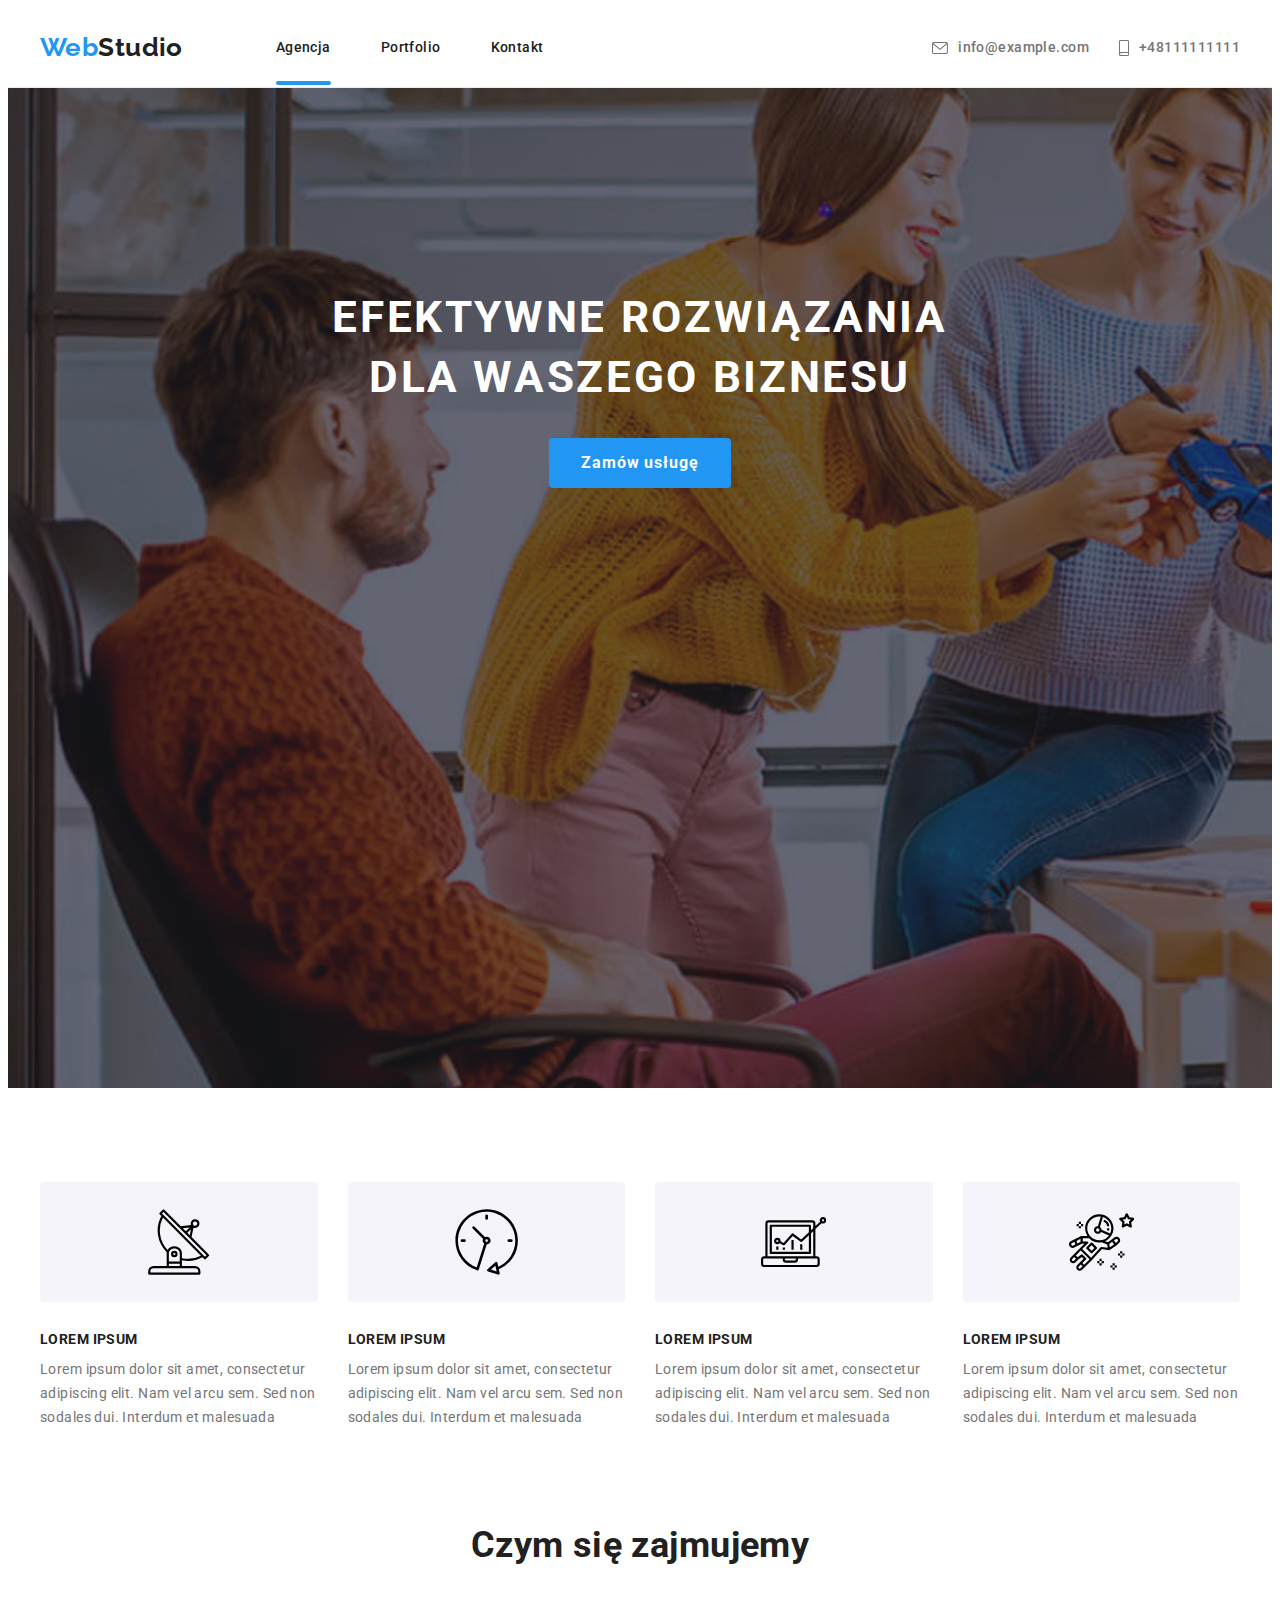
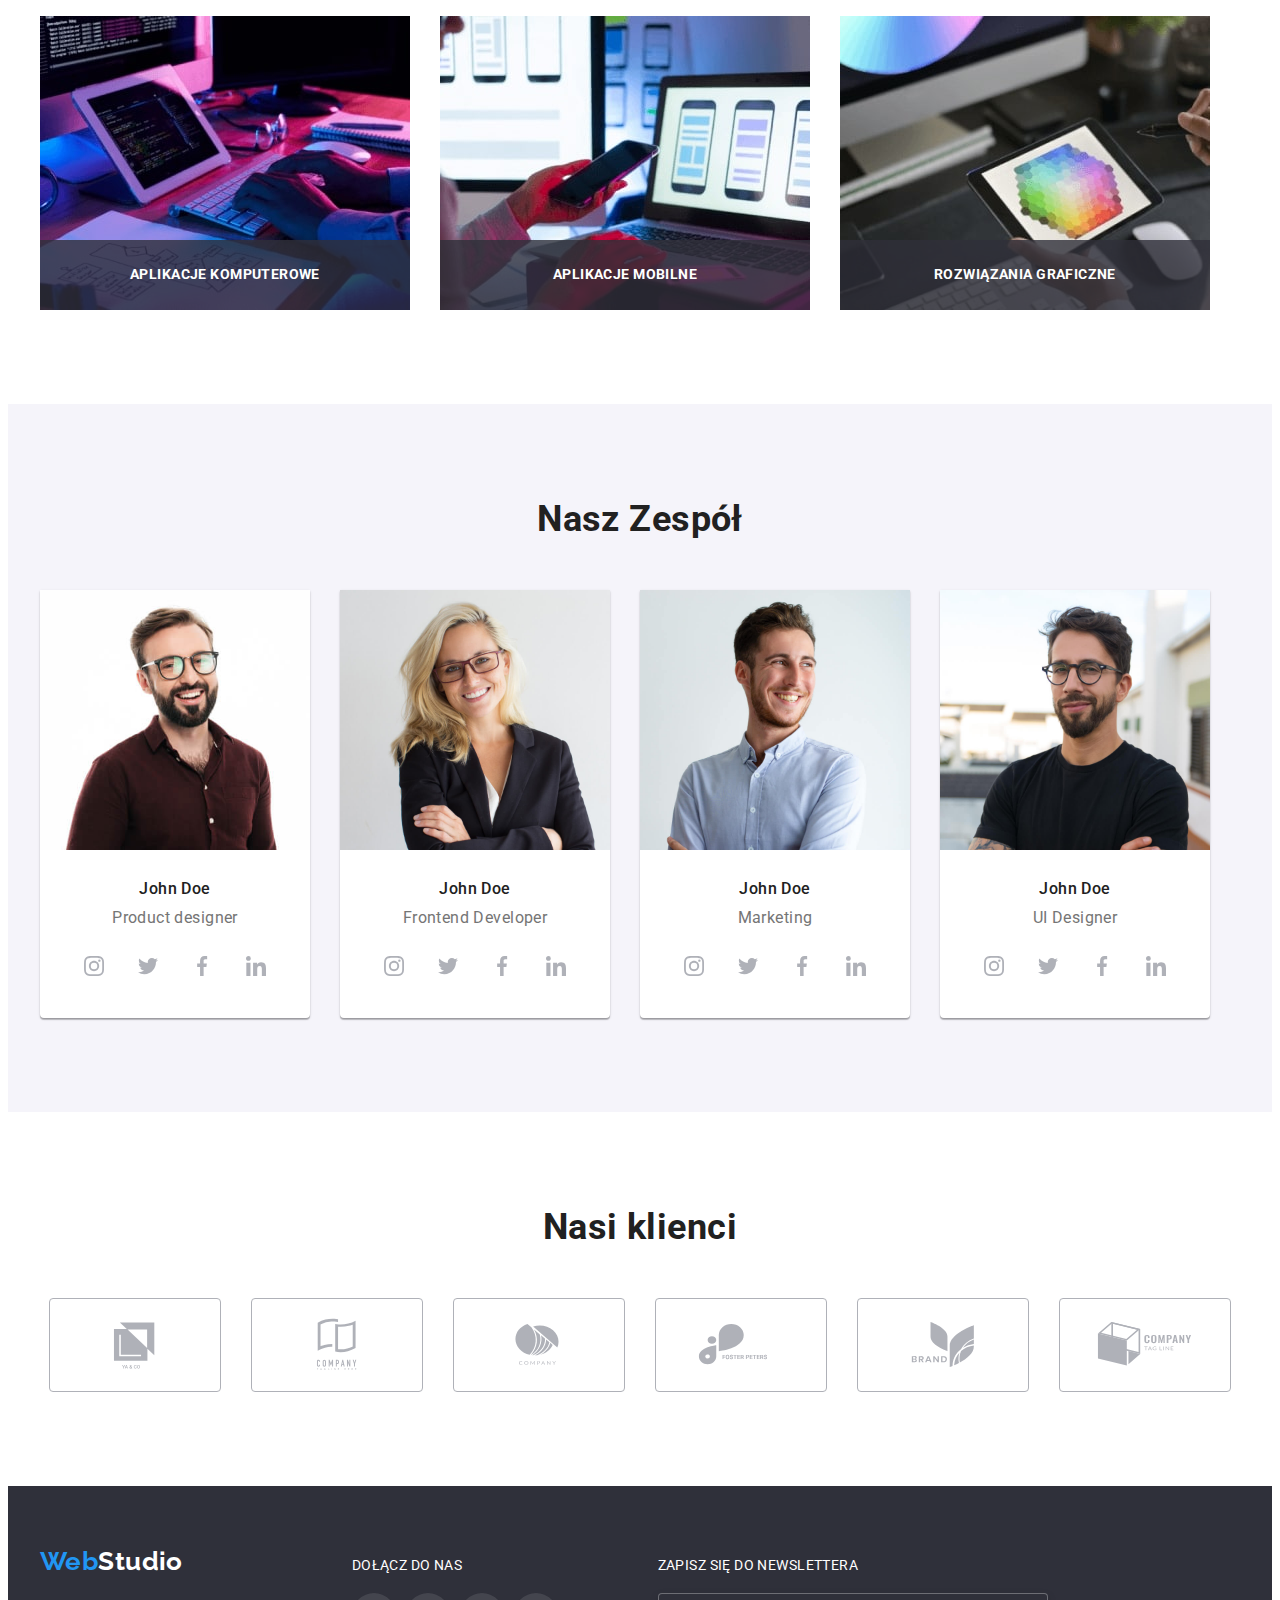
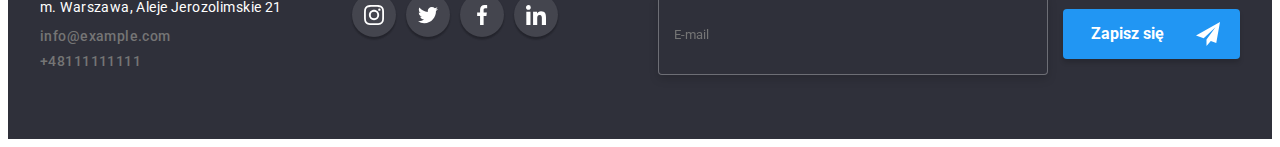
<file: index.html>
<!DOCTYPE html>
<html lang="en">
  <head>
    <meta charset="UTF-8" />
    <meta http-equiv="X-UA-Compatible" content="IE=edge" />
    <meta name="viewport" content="width=device-width, initial-scale=1.0" />

    <title>Studio</title>
    <link rel="preconnect" href="https://fonts.googleapis.com" />
    <link rel="preconnect" href="https://fonts.gstatic.com" crossorigin />
    <link
      href="https://fonts.googleapis.com/css2?family=Raleway:wght@700&display=swap"
      rel="stylesheet"
    />
    <link rel="preconnect" href="https://fonts.googleapis.com" />
    <link rel="preconnect" href="https://fonts.gstatic.com" crossorigin />
    <link
      href="https://fonts.googleapis.com/css2?family=Roboto:wght@400;500;700;900&display=swap"
      rel="stylesheet"
    />
    <link
      rel="stylesheet"
      href="https://cdnjs.cloudflare.com/ajax/libs/modern-normalize/1.1.0/modern-normalize.min.css"
      integrity="sha512-wpPYUAdjBVSE4KJnH1VR1HeZfpl1ub8YT/NKx4PuQ5NmX2tKuGu6U/JRp5y+Y8XG2tV+wKQpNHVUX03MfMFn9Q=="
      crossorigin="anonymous"
      referrerpolicy="no-referrer"
    />
    <link rel="stylesheet" href="./css/styles.css" />
  </head>
  <body>
    <header class="header-border">
      <div class="container headerstyle">
        <nav class="navigationlist">
          <div class="logo-box">
            <a class="logo" href="index.html" class="studioname"
              ><span class="blue">Web</span>Studio</a
            >
          </div>
          <ul class="header-nav-list topline">
            <li class="headermargin">
              <a class="infolist infolist-active hoverblue" href="#">Agencja</a>
            </li>
            <li class="headermargin">
              <a class="infolist hoverblue" href="portfolio.html">Portfolio</a>
            </li>
            <li class="headermargin">
              <a class="infolist hoverblue" href="#">Kontakt</a>
            </li>
          </ul>
        </nav>
        <!-- <div class="list-box"> -->
        <ul class="header-contact-list">
          <li class="mailandtellist">
            <a
              class="infolist colorgrey hoverblue"
              href="mailto:info@example.com"
            >
              <svg width="16px" height="12px">
                <use
                  class="nav-icons"
                  href="./images/icons.svg#icon-envelope"
                ></use>
              </svg>
              info@example.com
            </a>
          </li>
          <li class="mailandtellist">
            <a class="infolist colorgrey hoverblue" href="tel:+48111111111">
              <svg width="10px" height="16px">
                <use
                  class="nav-icons"
                  href="./images/icons.svg#icon-smartphone"
                ></use>
              </svg>
              +48111111111
            </a>
          </li>
        </ul>
      </div>
    </header>

    <main>
      <section class="backround hero">
        <div class="container">
          <div class="hero-inner">
            <h1 class="bigtext">Efektywne rozwiązania dla waszego biznesu</h1>

            <button type="button" class="button-main" data-modal-open>
              Zamów usługę
            </button>
          </div>
        </div>
      </section>

      <section class="section">
        <div class="lorembox container">
          <ul class="lorems-list" class="lorems">
            <li>
              <div class="lorem-backround">
                <svg width="65.32px" height="70px">
                  <use
                    class="lorem-icons"
                    href="./images/icons.svg#icon-antenna-1"
                  ></use>
                </svg>
              </div>

              <h3 class="lorem">LOREM IPSUM</h3>
              <p class="descriptionlorem">
                Lorem ipsum dolor sit amet, consectetur adipiscing elit. Nam vel
                arcu sem. Sed non sodales dui. Interdum et malesuada
              </p>
            </li>

            <li>
              <div class="lorem-backround">
                <svg width="65.32px" height="70px">
                  <use
                    class="lorem-icons"
                    href="./images/icons.svg#icon-clock-1"
                  ></use>
                </svg>
              </div>
              <h3 class="lorem">LOREM IPSUM</h3>
              <p class="descriptionlorem">
                Lorem ipsum dolor sit amet, consectetur adipiscing elit. Nam vel
                arcu sem. Sed non sodales dui. Interdum et malesuada
              </p>
            </li>

            <li>
              <div class="lorem-backround">
                <svg width="65.32px" height="70px">
                  <use
                    class="lorem-icons"
                    href="./images/icons.svg#icon-diagram-1"
                  ></use>
                </svg>
              </div>
              <h3 class="lorem">LOREM IPSUM</h3>
              <p class="descriptionlorem">
                Lorem ipsum dolor sit amet, consectetur adipiscing elit. Nam vel
                arcu sem. Sed non sodales dui. Interdum et malesuada
              </p>
            </li>

            <li>
              <div class="lorem-backround">
                <svg width="65.32px" height="70px">
                  <use
                    class="lorem-icons"
                    href="./images/icons.svg#icon-astronaut-1"
                  ></use>
                </svg>
              </div>
              <h3 class="lorem">LOREM IPSUM</h3>
              <p class="descriptionlorem">
                Lorem ipsum dolor sit amet, consectetur adipiscing elit. Nam vel
                arcu sem. Sed non sodales dui. Interdum et malesuada
              </p>
            </li>
          </ul>
        </div>
      </section>

      <section class="section whatwedo">
        <div class="container">
          <h2 class="headtwo">Czym się zajmujemy</h2>

          <ul class="pictures-list">
            <li class="position-headtwo-grey">
              <img
                src="images/workingontablet.jpg"
                alt="tabletwork"
                width="370"
                height="294"
              />
              <p class="grey-background-text">APLIKACJE KOMPUTEROWE</p>
            </li>
            <li class="position-headtwo-grey">
              <img
                src="images/phonecustom.jpg"
                alt="screenwithphones "
                width="370"
                height="294"
              />
              <p class="grey-background-text">APLIKACJE MOBILNE</p>
            </li>
            <li class="position-headtwo-grey">
              <img
                src="images/tabletwithpen.jpg"
                alt="tabletwithpen"
                width="370"
                height="294"
              />
              <p class="grey-background-text">ROZWIĄZANIA GRAFICZNE</p>
            </li>
          </ul>
        </div>
      </section>

      <section class="section backround-ourteam">
        <div class="container">
          <h2 class="headtwo">Nasz Zespół</h2>
          <ul class="team-list" class="teammembers">
            <li class="member">
              <img
                class="memberpicture"
                src="images/johndoe.jpg"
                alt="product designer"
                width="270"
                height="260"
              />
              <div class="align-member">
                <h3 class="membersname">John Doe</h3>
                <p class="workofmembers">Product designer</p>
                <ul class="social-list">
                  <li class="social-list-item">
                    <a class="social-list-link" href="#">
                      <svg class="social-icon" width="20" height="20">
                        <use href="./images/icons.svg#icon-instagram-2"></use>
                      </svg>
                    </a>
                  </li>
                  <li class="social-list-item">
                    <a class="social-list-link" href="#">
                      <svg class="social-icon" width="20" height="20">
                        <use href="./images/icons.svg#icon-twitter-1"></use>
                      </svg>
                    </a>
                  </li>
                  <li class="social-list-item">
                    <a class="social-list-link" href="#">
                      <svg class="social-icon" width="20" height="20">
                        <use href="./images/icons.svg#icon-facebook-1"></use>
                      </svg>
                    </a>
                  </li>
                  <li class="social-list-item">
                    <a class="social-list-link" href="#">
                      <svg class="social-icon" width="20" height="20">
                        <use href="./images/icons.svg#icon-linkedin-1"></use>
                      </svg>
                    </a>
                  </li>
                </ul>
              </div>
            </li>

            <li class="member">
              <img
                class="memberpicture"
                src="images/frontenddeveloperavatar.jpg"
                alt="frontend developer"
                width="270"
                height="260"
              />
              <div class="align-member">
                <h3 class="membersname">John Doe</h3>
                <p class="workofmembers">Frontend Developer</p>
                <ul class="social-list">
                  <li class="social-list-item">
                    <a class="social-list-link" href="#">
                      <svg class="social-icon" width="20" height="20">
                        <use href="./images/icons.svg#icon-instagram-2"></use>
                      </svg>
                    </a>
                  </li>
                  <li class="social-list-item">
                    <a class="social-list-link" href="#">
                      <svg class="social-icon" width="20" height="20">
                        <use href="./images/icons.svg#icon-twitter-1"></use>
                      </svg>
                    </a>
                  </li>
                  <li class="social-list-item">
                    <a class="social-list-link" href="#">
                      <svg class="social-icon" width="20" height="20">
                        <use href="./images/icons.svg#icon-facebook-1"></use>
                      </svg>
                    </a>
                  </li>
                  <li class="social-list-item">
                    <a class="social-list-link" href="#">
                      <svg class="social-icon" width="20" height="20">
                        <use href="./images/icons.svg#icon-linkedin-1"></use>
                      </svg>
                    </a>
                  </li>
                </ul>
              </div>
            </li>

            <li class="member">
              <img
                class="memberpicture"
                src="images/johndoemarketing.jpg"
                alt="marketing"
                width="270"
                height="260"
              />
              <div class="align-member">
                <p class="membersname">John Doe</p>
                <p class="workofmembers">Marketing</p>
                <ul class="social-list">
                  <li class="social-list-item">
                    <a class="social-list-link" href="#">
                      <svg class="social-icon" width="20" height="20">
                        <use href="./images/icons.svg#icon-instagram-2"></use>
                      </svg>
                    </a>
                  </li>
                  <li class="social-list-item">
                    <a class="social-list-link" href="#">
                      <svg class="social-icon" width="20" height="20">
                        <use href="./images/icons.svg#icon-twitter-1"></use>
                      </svg>
                    </a>
                  </li>
                  <li class="social-list-item">
                    <a class="social-list-link" href="#">
                      <svg class="social-icon" width="20" height="20">
                        <use href="./images/icons.svg#icon-facebook-1"></use>
                      </svg>
                    </a>
                  </li>
                  <li class="social-list-item">
                    <a class="social-list-link" href="#">
                      <svg class="social-icon" width="20" height="20">
                        <use href="./images/icons.svg#icon-linkedin-1"></use>
                      </svg>
                    </a>
                  </li>
                </ul>
              </div>
            </li>

            <li class="member">
              <img
                class="memberpicture"
                src="images/johndoeui.jpg"
                alt="ui designer"
                width="270"
                height="260"
              />
              <div class="align-member">
                <p class="membersname">John Doe</p>
                <p class="workofmembers">UI Designer</p>
                <ul class="social-list">
                  <li class="social-list-item">
                    <a class="social-list-link" href="#">
                      <svg class="social-icon" width="20" height="20">
                        <use href="./images/icons.svg#icon-instagram-2"></use>
                      </svg>
                    </a>
                  </li>
                  <li class="social-list-item">
                    <a class="social-list-link" href="#">
                      <svg class="social-icon" width="20" height="20">
                        <use href="./images/icons.svg#icon-twitter-1"></use>
                      </svg>
                    </a>
                  </li>
                  <li class="social-list-item">
                    <a class="social-list-link" href="#">
                      <svg class="social-icon" width="20" height="20">
                        <use href="./images/icons.svg#icon-facebook-1"></use>
                      </svg>
                    </a>
                  </li>
                  <li class="social-list-item">
                    <a class="social-list-link" href="#">
                      <svg class="social-icon" width="20" height="20">
                        <use href="./images/icons.svg#icon-linkedin-1"></use>
                      </svg>
                    </a>
                  </li>
                </ul>
              </div>
            </li>
          </ul>
        </div>
      </section>

      <section class="section">
        <div class="container">
          <h2 class="headtwo">Nasi klienci</h2>
          <ul class="list">
            <li>
              <a href="#" class="customer">
                <svg width="106px" height="60.04px">
                  <use
                    class="customers-icons"
                    href="./images/icons.svg#icon-client1"
                  ></use>
                </svg>
              </a>
            </li>
            <li>
              <a href="#" class="customer">
                <svg width="106px" height="60.04px">
                  <use
                    class="customers-icons"
                    href="./images/icons.svg#icon-client2"
                  ></use>
                </svg>
              </a>
            </li>
            <li>
              <a href="#" class="customer">
                <svg width="106px" height="60.04px">
                  <use
                    class="customers-icons"
                    href="./images/icons.svg#icon-client3"
                  ></use>
                </svg>
              </a>
            </li>
            <li>
              <a href="#" class="customer">
                <svg width="106px" height="60.04px">
                  <use
                    class="customers-icons"
                    href="./images/icons.svg#icon-client4"
                  ></use>
                </svg>
              </a>
            </li>
            <li>
              <a href="#" class="customer">
                <svg width="106px" height="60.04px">
                  <use
                    class="customers-icons"
                    href="./images/icons.svg#icon-client5"
                  ></use>
                </svg>
              </a>
            </li>
            <li>
              <a href="#" class="customer">
                <svg width="106px" height="60.04px">
                  <use
                    class="customers-icons"
                    href="./images/icons.svg#icon-client6"
                  ></use>
                </svg>
              </a>
            </li>
          </ul>
        </div>
      </section>
      <!-- </div> -->
    </main>

    <footer class="backround-footer">
      <div class="container footer-container">
        <div class="padding-logo-footer">
          <a class="logo-footer" href="index.html" class="studioname"
            ><span class="blue">Web</span>Studio</a
          >
          <p class="cityadress padding-adress-footer">
            m. Warszawa, Aleje Jerozolimskie 21
          </p>
          <ul>
            <li class="padding-mail-footer">
              <a
                class="infolist colorgrey hoverblue"
                href="mailto:info@example.com"
                >info@example.com</a
              >
            </li>
            <li class="padding-tel-footer">
              <a class="infolist colorgrey hoverblue" href="tel:+48111111111"
                >+48111111111</a
              >
            </li>
          </ul>
        </div>
        <div class="footer-joinus-section">
          <p class="join-us-text">DOŁĄCZ DO NAS</p>
          <ul class="footer-joinus-icons">
            <li class="footer-joinus-margin">
              <a class="footer-joinus-link" href="#">
                <svg width="20" height="20">
                  <use
                    class="joinus-icons"
                    href="./images/icons.svg#icon-instagram-2"
                  ></use>
                </svg>
              </a>
            </li>
            <li class="footer-joinus-margin">
              <a class="footer-joinus-link" href="#">
                <svg width="20" height="20">
                  <use
                    class="joinus-icons"
                    href="./images/icons.svg#icon-twitter-1"
                  ></use>
                </svg>
              </a>
            </li>

            <li class="footer-joinus-margin">
              <a class="footer-joinus-link" href="#">
                <svg width="20" height="20">
                  <use
                    class="joinus-icons"
                    href="./images/icons.svg#icon-facebook-1"
                  ></use>
                </svg>
              </a>
            </li>
            <li class="footer-joinus-margin">
              <a class="footer-joinus-link" href="#">
                <svg width="20" height="20">
                  <use
                    class="joinus-icons"
                    href="./images/icons.svg#icon-linkedin-1"
                  ></use>
                </svg>
              </a>
            </li>
          </ul>
        </div>
        <!-- <div class="footer-newsletter">
          <p class="fotter-newsletter-text">ZAPISZ SIĘ DO NEWSLETTERA</p>
        </div> -->
        <form class="newsletter-form">
          <span class="newsletter-text">ZAPISZ SIĘ DO NEWSLETTERA</span>
          <label class="newsletter-label">
            <input
              class="newsletter-holder"
              type="email-input"
              name="username"
              placeholder="E-mail"
            />
          </label>
          <button class="newsletter-button-join" type="button-letter">
            Zapisz się
            <svg class="newsletter-svg-position" width="24" height="24">
              <use
                class="newsletter-icon"
                href="./images/icons.svg#icon-icon-send"
              ></use>
            </svg>
          </button>
        </form>
      </div>
      <!-- </div> -->
    </footer>
    <div class="backdrop is-hidden" data-modal>
      <div class="modal">
        <button type="button" class="close-btn" data-modal-close>
          <svg class="vector-button" width="11" height="11">
            <use href="./images/icons.svg#icon-Vector"></use>
          </svg>
        </button>
        <form name="signup_form" autocomplete="on" novalidate>
          <p class="modal-main-text">Zostaw swoje dane w formularzu poniżej</p>

          <label class="modal-labels">
            <span class="text-in-modal">Imię</span>
            <svg class="label-position" width="18" height="18">
              <use
                class="modal-formul-icons"
                href="./images/icons.svg#icon-person"
              ></use>
            </svg>
            <input class="modal-holder" type="name" name="Imię" />
          </label>

          <label class="modal-labels">
            <span class="text-in-modal">Telefon</span>
            <svg class="label-position" width="18" height="18">
              <use
                class="modal-formul-icons"
                href="./images/icons.svg#icon-phone"
              ></use>
            </svg>
            <input class="modal-holder" type="telephone" name="Telefon" />
          </label>
          <label class="modal-labels">
            <span class="text-in-modal">Email</span>
            <svg class="label-position" width="18" height="18">
              <use
                class="modal-formul-icons"
                href="./images/icons.svg#icon-mail"
              ></use>
            </svg>
            <input class="modal-holder" type="password" name="password" />
          </label>
          <label class="text-area-label">
            Komentarz
            <textarea
              class="text-area"
              name="feedback"
              rows=""
              placeholder="Wprowadź tekst"
            ></textarea>
          </label>
          <label class="check option">
            <input class="check__input" type="checkbox" />
            <span class="check__box"></span>
            Oświadczam iż akceptuję
            <span class="blue-checkbox-text">Regulamin </span> i
            <span class="blue-checkbox-text">Politykę Prywatności.</span>
          </label>
          <!-- </fieldset> -->
          <button class="modal-button-send" type="submit">Wyślij</button>
        </form>
      </div>
    </div>
    <script src="./js/modal.js"></script>
  </body>
</html>
</file>
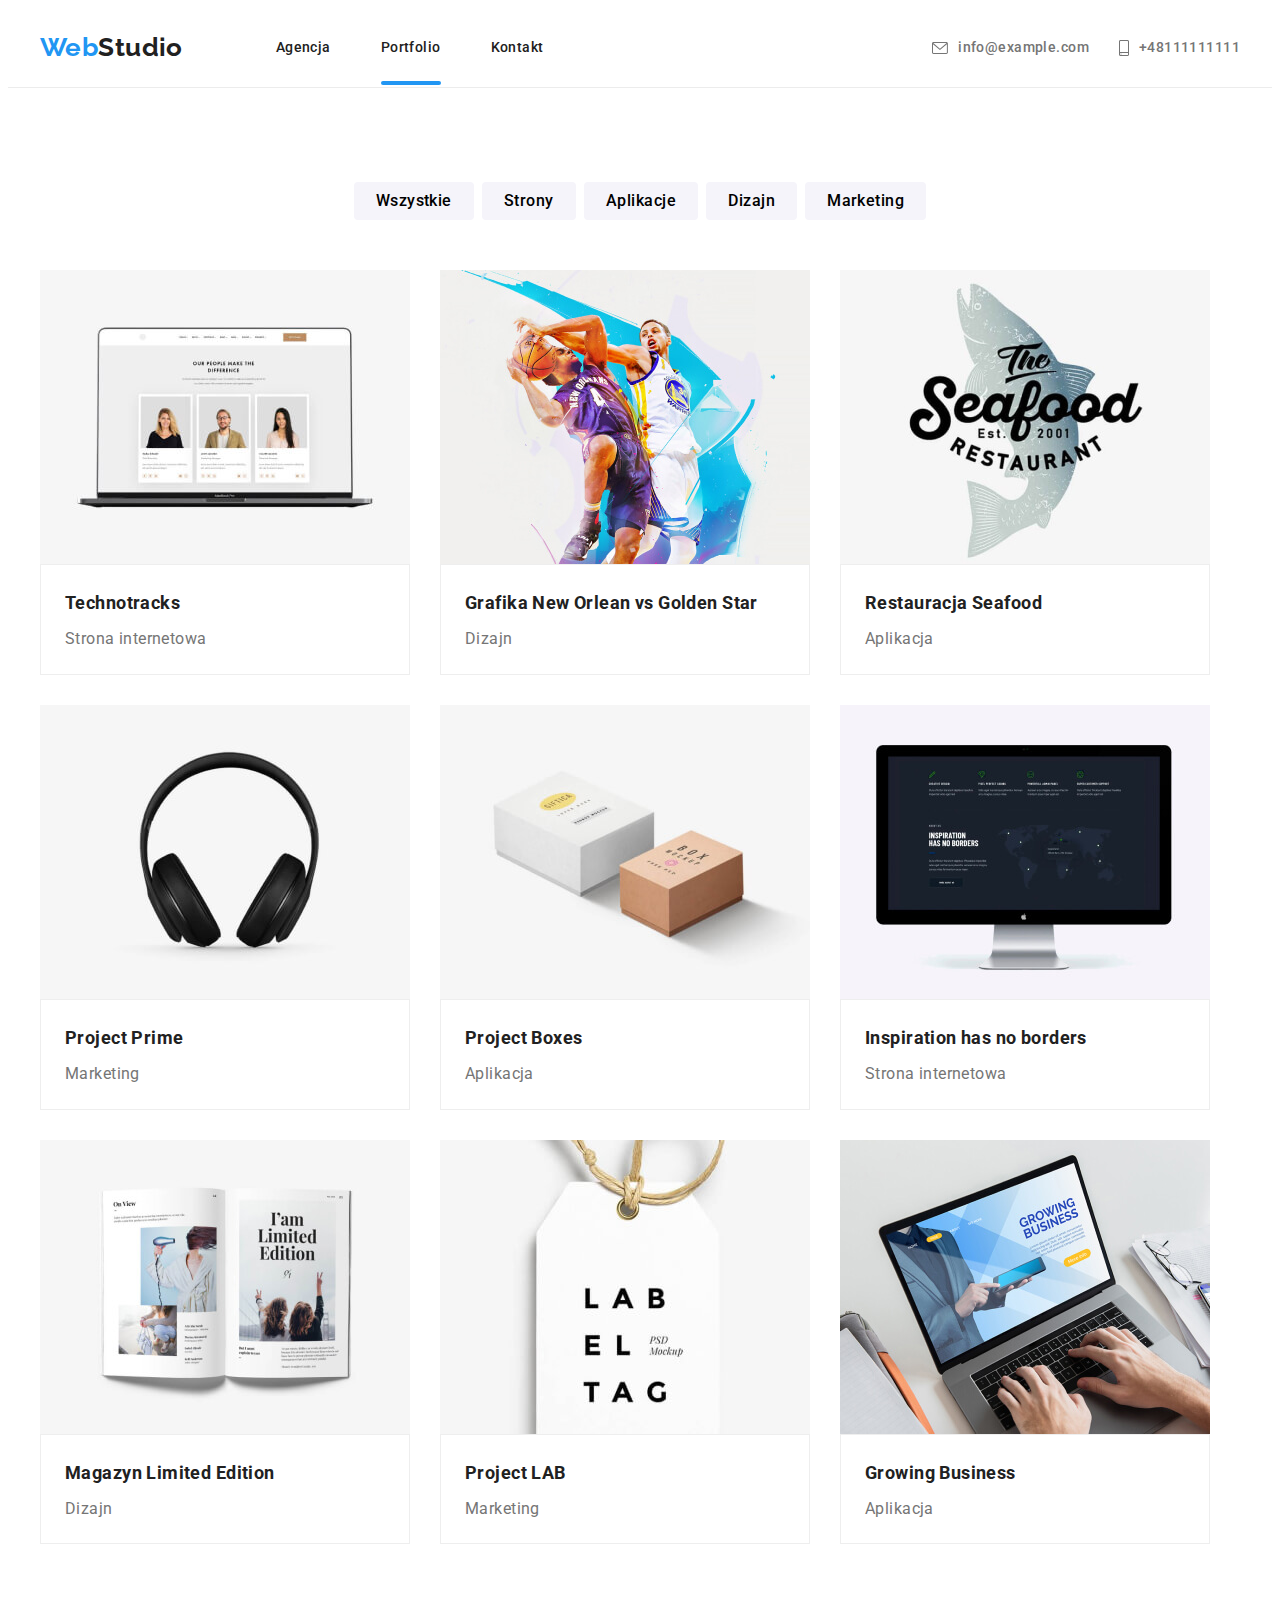
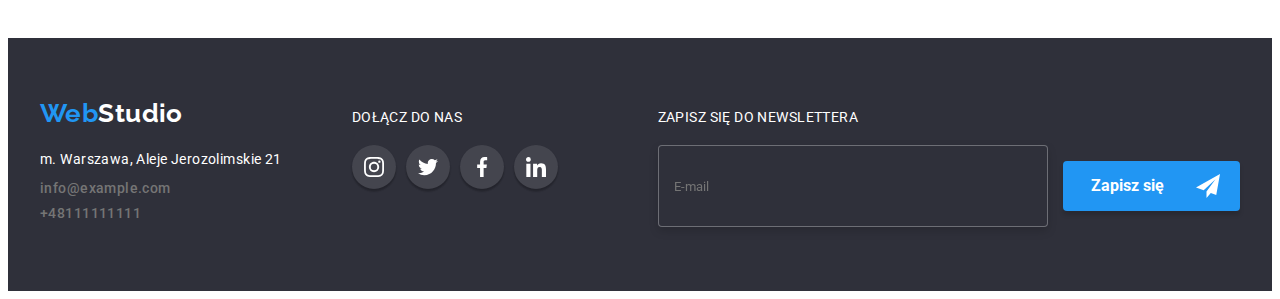
<file: portfolio.html>
<!DOCTYPE html>
<html lang="en">
  <head>
    <title>Portfolio</title>
    <link rel="preconnect" href="https://fonts.googleapis.com" />
    <link rel="preconnect" href="https://fonts.gstatic.com" crossorigin />
    <link
      href="https://fonts.googleapis.com/css2?family=Raleway:wght@700&display=swap"
      rel="stylesheet"
    />
    <link rel="preconnect" href="https://fonts.googleapis.com" />
    <link rel="preconnect" href="https://fonts.gstatic.com" crossorigin />
    <link
      href="https://fonts.googleapis.com/css2?family=Roboto:wght@400;500;700;900&display=swap"
      rel="stylesheet"
    />
    <link
      rel="stylesheet"
      href="https://cdnjs.cloudflare.com/ajax/libs/modern-normalize/1.1.0/modern-normalize.min.css"
      integrity="sha512-wpPYUAdjBVSE4KJnH1VR1HeZfpl1ub8YT/NKx4PuQ5NmX2tKuGu6U/JRp5y+Y8XG2tV+wKQpNHVUX03MfMFn9Q=="
      crossorigin="anonymous"
      referrerpolicy="no-referrer"
    />
    <link rel="stylesheet" href="./css/styles.css" />
  </head>
  <body>
    <header class="header-border">
      <div class="container headerstyle">
        <nav class="navigationlist">
          <div class="logo-box">
            <a class="logo" href="index.html" class="studioname"
              ><span class="blue">Web</span>Studio</a
            >
          </div>
          <ul class="header-nav-list topline">
            <li class="headermargin">
              <a class="infolist hoverblue" href="#">Agencja</a>
            </li>
            <li class="headermargin">
              <a
                class="infolist infolist-active hoverblue"
                href="portfolio.html"
                >Portfolio</a
              >
            </li>
            <li class="headermargin">
              <a class="infolist hoverblue" href="#">Kontakt</a>
            </li>
          </ul>
        </nav>
        <ul class="header-contact-list">
          <li class="mailandtellist">
            <a
              class="infolist colorgrey hoverblue"
              href="mailto:info@example.com"
            >
              <svg width="16px" height="12px">
                <use
                  class="nav-icons"
                  href="./images/icons.svg#icon-envelope"
                ></use>
              </svg>
              info@example.com
            </a>
          </li>
          <li class="mailandtellist">
            <a class="infolist colorgrey hoverblue" href="tel:+48111111111">
              <svg width="10px" height="16px">
                <use
                  class="nav-icons"
                  href="./images/icons.svg#icon-smartphone"
                ></use>
              </svg>
              +48111111111
            </a>
          </li>
        </ul>
      </div>
    </header>

    <main>
      <section class="section">
        <div class="container">
          <ul class="buttons-portfolio">
            <li class="buttons-margin">
              <button type="button" class="button-portfolio">Wszystkie</button>
            </li>
            <li class="buttons-margin">
              <button type="button" class="button-portfolio">Strony</button>
            </li>
            <li class="buttons-margin">
              <button type="button" class="button-portfolio">Aplikacje</button>
            </li>
            <li class="buttons-margin">
              <button type="button" class="button-portfolio">Dizajn</button>
            </li>
            <li class="buttons-margin">
              <button type="button" class="button-portfolio">Marketing</button>
            </li>
          </ul>
          <ul class="portfolio-list">
            <li class="project">
              <a class="project-link" href="#">
                <div class="project-active">
                  <p class="animation-project animation-project-text">
                    Technocrack jest popularną platformą wykorzystywaną do
                    rozpowszechniania koronawirusa. Firmy wykorzystują tę
                    platformę do celów szpiegowskich i ataków na
                    niezabezpieczone serwery konkurencji
                  </p>
                  <img
                    src="images/technocracks.jpg"
                    alt="webpage"
                    width="370"
                    height="294"
                  />
                </div>
                <div class="project-border">
                  <p class="imagesdescription">Technotracks</p>
                  <p class="signdescription">Strona internetowa</p>
                </div>
              </a>
            </li>
            <li class="project">
              <a class="project-link" href="#">
                <div class="project-active">
                  <p class="animation-project animation-project-text">
                    Technocrack jest popularną platformą wykorzystywaną do
                    rozpowszechniania koronawirusa. Firmy wykorzystują tę
                    platformę do celów szpiegowskich i ataków na
                    niezabezpieczone serwery konkurencji
                  </p>
                  <img
                    src="images/neworleansvs.jpg"
                    alt="basketballmatch"
                    width="370"
                    height="294"
                  />
                </div>
                <div class="project-border">
                  <p class="imagesdescription">
                    Grafika New Orlean vs Golden Star
                  </p>
                  <p class="signdescription">Dizajn</p>
                </div>
              </a>
            </li>
            <li class="project">
              <a class="project-link" href="#">
                <div class="project-active">
                  <p class="animation-project animation-project-text">
                    Technocrack jest popularną platformą wykorzystywaną do
                    rozpowszechniania koronawirusa. Firmy wykorzystują tę
                    platformę do celów szpiegowskich i ataków na
                    niezabezpieczone serwery konkurencji
                  </p>
                  <img
                    src="images/seafoodrest.jpg"
                    alt="seafoodlogotype"
                    width="370"
                    height="294"
                  />
                </div>
                <div class="project-border">
                  <p class="imagesdescription">Restauracja Seafood</p>
                  <p class="signdescription">Aplikacja</p>
                </div>
              </a>
            </li>
            <li class="project">
              <a class="project-link" href="#">
                <div class="project-active">
                  <p class="animation-project animation-project-text">
                    Technocrack jest popularną platformą wykorzystywaną do
                    rozpowszechniania koronawirusa. Firmy wykorzystują tę
                    platformę do celów szpiegowskich i ataków na
                    niezabezpieczone serwery konkurencji
                  </p>
                  <img
                    src="images/projectprime.jpg"
                    alt="headphonespicture"
                    width="370"
                    height="294"
                  />
                </div>
                <div class="project-border">
                  <p class="imagesdescription">Project Prime</p>
                  <p class="signdescription">Marketing</p>
                </div>
              </a>
            </li>
            <li class="project">
              <a class="project-link" href="#">
                <div class="project-active">
                  <p class="animation-project animation-project-text">
                    Technocrack jest popularną platformą wykorzystywaną do
                    rozpowszechniania koronawirusa. Firmy wykorzystują tę
                    platformę do celów szpiegowskich i ataków na
                    niezabezpieczone serwery konkurencji
                  </p>
                  <img
                    src="images/projectboxes.jpg"
                    alt="twodiffboxes"
                    width="370"
                    height="294"
                  />
                </div>
                <div class="project-border">
                  <p class="imagesdescription">Project Boxes</p>
                  <p class="signdescription">Aplikacja</p>
                </div>
              </a>
            </li>

            <li class="project">
              <a class="project-link" href="#">
                <div class="project-active">
                  <p class="animation-project animation-project-text">
                    Technocrack jest popularną platformą wykorzystywaną do
                    rozpowszechniania koronawirusa. Firmy wykorzystują tę
                    platformę do celów szpiegowskich i ataków na
                    niezabezpieczone serwery konkurencji
                  </p>
                  <img
                    src="images/inspirationhas.jpg"
                    alt="darthemeondesktop"
                    width="370"
                    height="294"
                  />
                </div>
                <div class="project-border">
                  <p class="imagesdescription">Inspiration has no borders</p>
                  <p class="signdescription">Strona internetowa</p>
                </div>
              </a>
            </li>
            <li class="project">
              <a class="project-link" href="#">
                <div class="project-active">
                  <p class="animation-project animation-project-text">
                    Technocrack jest popularną platformą wykorzystywaną do
                    rozpowszechniania koronawirusa. Firmy wykorzystują tę
                    platformę do celów szpiegowskich i ataków na
                    niezabezpieczone serwery konkurencji
                  </p>
                  <img
                    src="images/magazynlimited.jpg"
                    alt="openmagazine"
                    width="370"
                    height="294"
                  />
                </div>
                <div class="project-border">
                  <p class="imagesdescription">Magazyn Limited Edition</p>
                  <p class="signdescription">Dizajn</p>
                </div>
              </a>
            </li>
            <li class="project">
              <a class="project-link" href="#">
                <div class="project-active">
                  <p class="animation-project animation-project-text">
                    Technocrack jest popularną platformą wykorzystywaną do
                    rozpowszechniania koronawirusa. Firmy wykorzystują tę
                    platformę do celów szpiegowskich i ataków na
                    niezabezpieczone serwery konkurencji
                  </p>
                  <img
                    src="images/projectlab.jpg"
                    alt="labeltag"
                    width="370"
                    height="294"
                  />
                </div>
                <div class="project-border">
                  <p class="imagesdescription">Project LAB</p>
                  <p class="signdescription">Marketing</p>
                </div>
              </a>
            </li>
            <li class="project">
              <a class="project-link" href="#">
                <div class="project-active">
                  <p class="animation-project animation-project-text">
                    Technocrack jest popularną platformą wykorzystywaną do
                    rozpowszechniania koronawirusa. Firmy wykorzystują tę
                    platformę do celów szpiegowskich i ataków na
                    niezabezpieczone serwery konkurencji
                  </p>
                  <img
                    src="images/growingbusiness.jpg"
                    alt="growingbusinesspageonlaptop"
                    width="370"
                    height="294"
                  />
                </div>
                <div class="project-border">
                  <p class="imagesdescription">Growing Business</p>
                  <p class="signdescription">Aplikacja</p>
                </div>
              </a>
            </li>
          </ul>
        </div>
      </section>
    </main>

    <footer class="backround-footer">
      <div class="container footer-container">
        <div class="padding-logo-footer">
          <a class="logo-footer" href="index.html" class="studioname"
            ><span class="blue">Web</span>Studio</a
          >
          <p class="cityadress padding-adress-footer">
            m. Warszawa, Aleje Jerozolimskie 21
          </p>
          <ul>
            <li class="padding-mail-footer">
              <a
                class="infolist colorgrey hoverblue"
                href="mailto:info@example.com"
                >info@example.com</a
              >
            </li>
            <li class="padding-tel-footer">
              <a class="infolist colorgrey hoverblue" href="tel:+48111111111"
                >+48111111111</a
              >
            </li>
          </ul>
        </div>
        <div class="footer-joinus-section">
          <p class="join-us-text">DOŁĄCZ DO NAS</p>
          <ul class="footer-joinus-icons">
            <li class="footer-joinus-margin">
              <a class="footer-joinus-link" href="#">
                <svg width="20" height="20">
                  <use
                    class="joinus-icons"
                    href="./images/icons.svg#icon-instagram-2"
                  ></use>
                </svg>
              </a>
            </li>
            <li class="footer-joinus-margin">
              <a class="footer-joinus-link" href="#">
                <svg width="20" height="20">
                  <use
                    class="joinus-icons"
                    href="./images/icons.svg#icon-twitter-1"
                  ></use>
                </svg>
              </a>
            </li>

            <li class="footer-joinus-margin">
              <a class="footer-joinus-link" href="#">
                <svg width="20" height="20">
                  <use
                    class="joinus-icons"
                    href="./images/icons.svg#icon-facebook-1"
                  ></use>
                </svg>
              </a>
            </li>
            <li class="footer-joinus-margin">
              <a class="footer-joinus-link" href="#">
                <svg width="20" height="20">
                  <use
                    class="joinus-icons"
                    href="./images/icons.svg#icon-linkedin-1"
                  ></use>
                </svg>
              </a>
            </li>
          </ul>
        </div>
        <form class="newsletter-form">
          <span class="newsletter-text">ZAPISZ SIĘ DO NEWSLETTERA</span>
          <label class="newsletter-label">
            <input
              class="newsletter-holder"
              type="email-input"
              name="username"
              placeholder="E-mail"
            />
          </label>
          <button class="newsletter-button-join" type="button-letter">
            Zapisz się
            <svg class="newsletter-svg-position" width="24" height="24">
              <use
                class="newsletter-icon"
                href="./images/icons.svg#icon-icon-send"
              ></use>
            </svg>
          </button>
        </form>
      </div>
      <!-- </div> -->
    </footer>
  </body>
</html>
</file>
<file: css/styles.css>
:root {
  --main-color: #2196f3;
  --secondary-color: white;
  --third-color: #757575;
  --fourth-color: #ffffff;
  --fifth-color: #212121;
  --sixth-color: #f5f4fa;
  --seventh-color: #2f303a;
  --eighth-color: #e5e5e5;
  --nineth-color: #000000;
  --tenth-color: black;
  --border-color: #eeeeee;
  --headerborder-color: #ececec;
}

ul {
  list-style-type: none;
  padding: 0;
  margin: 0;
}

body {
  font-family: "Roboto", sans-serif;
  color: var(--fifth-color);
  letter-spacing: 0.03em;
  font-size: 14px;
}

h1,
h2,
h3,
h4,
h5,
h6,
p {
  margin: 0;
}
img {
  display: block;
  max-width: 100%;
  height: auto;
}

/* START HEADER */
.studioname {
  color: var(--main-color);
  font-family: "Raleway";
  font-weight: 700;
  font-size: 26px;
  line-height: 1.19;
}

.container {
  padding: 0 15px;
  /* width: 100%; */
  width: 1200px;
  margin: 0 auto;
  /* box-sizing: border-box; */
}
.headerstyle {
  display: flex;
  /* justify-content: space-between; */
  align-items: center;
}
.navigationlist {
  text-decoration: none;
  font-size: 14px;
  line-height: 1.17;
  display: flex;
  align-items: center;
}

.navigationlist > .infolist {
  color: var(--tenth-color);
}
.logo-box {
  margin-right: 93px;
}
.logo,
.logo-footer {
  font-size: 26px;
  font-family: "Raleway", sans-serif;
  text-decoration: none;
  font-weight: 700;
}
.logo {
  color: var(--fifth-color);
}
.logo-footer {
  color: var(--secondary-color);
}

.logo > .blue,
.logo-footer > .blue {
  color: var(--main-color);
}
.header-nav-list {
  display: flex;
  gap: 50px;
}

.header-contact-list {
  display: flex;
  gap: 30px;
  margin-left: auto;
}
.topline {
  font-weight: 500;
  font-size: 14px;
  line-height: 1.14;
}

.headermargin {
  /* margin-right: 46px; */
}
.mailandtellist {
  display: flex;
  /* margin-left: 50px; */
}

.infolist {
  text-decoration: none;
  color: var(--fifth-color);
  font-weight: 500;
  font-size: 14px;
  line-height: 1.14;
  display: flex;
  align-items: center;
  transition: color 250ms cubic-bezier(0.4, 0, 0.2, 1);
}
.infolist-active {
  position: relative;
}
.infolist-active::after {
  content: "";
  position: absolute;
  width: 100%;
  left: 0;
  height: 4px;
  bottom: -29px;

  background: #2196f3;
  border-radius: 2px;
}
.position-headtwo-grey {
  position: relative;
}
.grey-background-text {
  font-weight: 700;
  line-height: 1.14;
  text-transform: uppercase;
  color: #ffffff;
  position: absolute;
  display: flex;
  text-align: center;
  justify-content: center;
  align-items: center;
  width: 370px;
  height: 70px;
  bottom: 0;
  background: rgba(47, 48, 58, 0.8);
}
.infolist svg {
  margin-right: 10px;
  fill: currentColor;
  transition: fill 250ms cubic-bezier(0.4, 0, 0.2, 1);
}

/* .infolist:hover svg,
.infolist:focus svg {
  fill: var(--main-color);
} */

.colorgrey {
  color: var(--third-color);
}

/* END HEADER */

/* START MAIN */
.backround {
  background: var(--seventh-color);
  background-image: linear-gradient(
      rgba(47, 48, 58, 0.4),
      rgba(47, 48, 58, 0.4)
    ),
    url(../images/mainhtml.jpg);
  background-size: cover;
  max-width: 1600px;
  height: 600px;
  margin: 0 auto;
}

/* .hero-inner {
  display: flex;
  flex-direction: column;
  align-items: center;
  text-align: center;
} */

.bigtext {
  font-size: 44px;
  color: var(--secondary-color);
  line-height: 1.36;
  letter-spacing: 0.06em;
  text-transform: uppercase;
  width: 696px;
  margin: 0 auto;
  margin-bottom: 30px;
}
.button-main {
  background-color: var(--main-color);
  font-size: 16px;
  font-weight: 700;
  color: var(--secondary-color);
  line-height: 1.88;
  letter-spacing: 0.06em;
  border: none;
  border-radius: 4px;
  padding: 10px 32px;
  cursor: pointer;
  font-family: inherit;
}
.button-portfolio {
  font-family: "Roboto", sans-serif;
  font-weight: 500;
  font-size: 16px;
  line-height: 1.6;
  background-color: var(--sixth-color);
  border: none;
  letter-spacing: 00.03em;
  cursor: pointer;
  font-family: inherit;
  border-radius: 4px;
  padding: 6px 22px;
  transition: color 250ms cubic-bezier(0.4, 0, 0.2, 1),
    box-shadow 250ms cubic-bezier(0.4, 0, 0.2, 1),
    background-color 250ms cubic-bezier(0.4, 0, 0.2, 1);
}
.button-portfolio:hover,
.button-portfolio:focus {
  background-color: var(--main-color);
  color: var(--secondary-color);
  box-shadow: 0px 3px 1px rgba(0, 0, 0, 0.1), 0px 1px 2px rgba(0, 0, 0, 0.08),
    0px 2px 2px rgba(0, 0, 0, 0.12);
}

.section {
  padding-top: 94px;
  padding-bottom: 94px;
}

.lorems-list {
  display: flex;
  gap: 30px;
}
.lorem-backround {
  display: flex;
  justify-content: center;
  align-items: center;
  background-color: #f5f4fa;
  /* padding-top: 25px;
  padding-bottom: 25px; */
  height: 120px;
  border-radius: 4px;
}
.lorem {
  font-weight: 700;
  font-size: 14px;
  line-height: 1.14;
  margin-bottom: 10px;
  margin-top: 30px;
}
.lorem-margin {
  margin-right: 30px;
}

.lorem-margin:last-child {
  margin-right: 0;
}

.lorem-icons {
}
.descriptionlorem {
  line-height: 1.71;
  color: var(--third-color);
}
.whatwedo {
  padding-top: 0;
}
.headtwo {
  font-size: 36px;
  font-weight: 700;
  line-height: 1.17;
  text-align: center;
  margin-bottom: 50px;
}

.list {
  display: flex;
  justify-content: center;
  gap: 30px;
}
.pictures-list {
  display: flex;
  gap: 30px;
}

.backround-ourteam {
  background-color: #f5f4fa;
}
.team-list {
  display: flex;
  gap: 30px;
}

.member {
  background-color: var(--fourth-color);
  box-shadow: 0px 1px 3px rgba(0, 0, 0, 0.12), 0px 1px 1px rgba(0, 0, 0, 0.14),
    0px 2px 1px rgba(0, 0, 0, 0.2);
  border-radius: 0px 0px 4px 4px;
}

.align-member {
  text-align: center;
  padding: 30px 0;
}

.membersname {
  font-weight: 500;
  font-size: 16px;
  line-height: 1.18;
  margin-bottom: 10px;
}

.workofmembers {
  font-size: 16px;
  line-height: 1.18;
  color: var(--third-color);
  margin-bottom: 16px;
}
/* 
.social-list-item {
  display: flex;
  align-items: center;
} */
.social-list-item:hover,
.social-list-item:focus {
}
.social-list {
  display: flex;
  align-items: center;
  justify-content: center;
  gap: 10px;
}

.social-list-link {
  display: flex;
  width: 44px;
  height: 44px;
  border-radius: 50%;
  align-items: center;
  justify-content: center;
  color: #afb1b8;
  transition: color 250ms cubic-bezier(0.4, 0, 0.2, 1),
    background-color 250ms cubic-bezier(0.4, 0, 0.2, 1);
}
.social-list-link:hover {
  /* .social-list-link:focus { */
  background-color: var(--main-color);
  color: #fff;
}
.social-icon {
  fill: currentColor;
  /* transition: color 250ms cubic-bezier(0.4, 0, 0.2, 1); */
}
.social-list-link:hover svg {
  transition: fill 250ms cubic-bezier(0.4, 0, 0.2, 1);
}

.portfolio-list {
  display: flex;
  gap: 30px;
  flex-wrap: wrap;
}

.contact {
  text-decoration: none;
  color: var(--third-color);
  font-size: 14px;
  font-weight: 500;
  line-height: 1.17;
}
.contact:hover {
  color: var(--main-color);
}

.imagesdescription {
  color: var(--fifth-color);
  font-weight: 700;
  font-size: 18px;
  line-height: 2;
  padding-bottom: 4px;
}
.signdescription {
  color: var(--third-color);

  font-size: 16px;
  line-height: 1.8;
}

.highlight {
  color: var(--nineth-color);
}
.highlightwhite {
  color: var(--fourth-color);
}

.portoflio {
  color: var(--main-color);
  font-weight: 500;
  font-size: 14px;
  line-height: 1.71;
  letter-spacing: 0.02em;
}

.hoverblue:hover,
.hoverblue:focus,
.hoverblue:active {
  color: var(--main-color);
}

.buttons {
  font-weight: 500;
  font-size: 16px;
  line-height: 1.62;
}

.margin-customers {
  margin-right: 30px;
}
.margin-customers:last-child {
  margin-right: 0;
}

.logo-box {
  margin-right: 93px;
  padding-top: 24px;
  padding-bottom: 25px;
}

.hero {
  padding-top: 200px;
  padding-bottom: 200px;
  text-align: center;
}

.buttons-portfolio {
  justify-content: center;
  margin-bottom: 50px;
  display: flex;
}
.buttons-margin:not(:last-child) {
  margin-right: 8px;
}
.buttons-margin :last-child {
  margin-right: 0;
}
/* .project {
  transform: translateY(0%);
  /* transition: all 0.3s ease-out; */

.project-active {
  position: relative;
  overflow: hidden;
}
.animation-project {
  position: absolute;
  width: 100%;
  height: 100%;
  transform: translateY(100%);
  background: rgba(33, 150, 243, 0.9);
  transition: transform 250ms cubic-bezier(0.4, 0, 0.2, 1);
  padding: 49px 45px 49px 29px;
}
.project-link:hover .animation-project,
.project-link:focus .animation-project {
  transform: translateY(0%);
}

.animation-project-text {
  font-weight: 400;
  font-size: 18px;
  line-height: 28px;
  color: #ffffff;
  letter-spacing: 0.03em;
}

.project-link {
  display: block;
  /* box-shadow: 0px 1px 1px rgba(0, 0, 0, 0.12), 0px 4px 4px rgba(0, 0, 0, 0.06),
    1px 4px 6px rgba(0, 0, 0, 0.16); */
  text-decoration-line: none;
  transition: box-shadow 250ms cubic-bezier(0.4, 0, 0.2, 1);
}

.project-link:hover,
.project-link:focus {
  box-shadow: 0px 1px 1px rgba(0, 0, 0, 0.12), 0px 4px 4px rgba(0, 0, 0, 0.06),
    1px 4px 6px rgba(0, 0, 0, 0.16);
  /* color: var(--main-color); */
}
.project-border {
  border: 1px solid var(--border-color);
  padding: 20px 24px;
}

.header-border {
  border-bottom: 1px solid var(--headerborder-color);
}

.our-customers {
  text-align: center;
  font-weight: 700;
}

.nav-icons::before {
  margin-right: 10px;
}

.customer {
  display: flex;
  align-items: center;
  justify-content: center;
  border: 1px solid currentColor;
  color: #afb1b8;
  border-radius: 4px;
  width: 170px;
  height: 92px;
  transition: color 250ms cubic-bezier(0.4, 0, 0.2, 1);
}

.customer svg {
  fill: currentColor;
  transition: fill 250ms cubic-bezier(0.4, 0, 0.2, 1);
}

.customer:hover {
  /* .customer:focus { */
  color: var(--main-color);
}

.customer:hover svg,
.customer:focus svg {
  fill: var(--main-color);
}
.nonetextstyle {
  font-style: inherit;
}

/* END MAIN */

/* FOOTER START */

.backround-footer {
  background: var(--seventh-color);
  padding: 60px 0;
}

.cityadress {
  color: var(--fourth-color);

  font-size: 14px;
  line-height: 1.71;
}

/* .padding-logo-footer {
  padding-top: 60px;
  padding-bottom: 20px;
  display: inline-block;
} */
.padding-adress-footer {
  padding-top: 20px;
  padding-bottom: 9px;
}
.padding-mail-footer {
  padding-bottom: 9px;
}
.padding-tel-footer {
  padding-bottom: 9px;
}

.footer-container {
  display: flex;
  align-items: baseline;
}

.footer-joinus-section {
  /* list-style: none; */
  /* padding-top: 72px; */
  margin-left: 70px;
}

.footer-joinus-icons {
  display: flex;
  margin-top: 20px;
}
.join-us-text {
  color: var(--fourth-color);
  font-weight: 700px;
  /* font-size: 14px; */
}
.fotter-newsletter-text {
  color: var(--fourth-color);
  font-weight: 700px;
}
.footer-joinus-link svg {
  fill: var(--fourth-color);
}
.footer-joinus-margin {
  margin-right: 10px;
}

.footer-joinus-margin:last-child {
  margin-right: 0;
}

.footer-joinus-link {
  display: flex;
  border-radius: 50%;
  width: 44px;
  height: 44px;
  align-items: center;
  justify-content: center;
  background: rgba(255, 255, 255, 0.1);
  transition: background-color 250ms cubic-bezier(0.4, 0, 0.2, 1);
  box-shadow: 0px 3px 1px rgba(0, 0, 0, 0.1), 0px 1px 2px rgba(0, 0, 0, 0.08),
    0px 2px 2px rgba(0, 0, 0, 0.12);
}
.footer-joinus-link:hover,
.footer-joinus-link:focus {
  background-color: var(--main-color);
  box-shadow: 0px 3px 1px rgba(0, 0, 0, 0.1), 0px 1px 2px rgba(0, 0, 0, 0.08),
    0px 2px 2px rgba(0, 0, 0, 0.12);
}

/* MODAL STYLE*/
.backdrop {
  background: rgba(0, 0, 0, 0.2);
  width: 100%;
  height: 100%;
  left: 0;
  top: 0;
  position: fixed;
  transition: opacity 250ms cubic-bezier(0.4, 0, 0.2, 1),
    visibility 250ms cubic-bezier(0.4, 0, 0.2, 1);
}

.is-hidden {
  pointer-events: none;
  visibility: hidden;
  opacity: 0;
  /* transform: translateX(-50%) translateY(-50%) scale(0) rotate(0deg)
    skew(40deg, 40deg); */
}

.modal {
  width: 100%;
  position: absolute;
  width: 528px;
  height: 581px;
  left: 50%;
  padding: 40px;
  top: 50%;
  background: #ffffff;
  box-shadow: 0px 1px 3px rgba(0, 0, 0, 0.12), 0px 1px 1px rgba(0, 0, 0, 0.14),
    0px 2px 1px rgba(0, 0, 0, 0.2);
  border-radius: 4px;
  transform: translateX(-50%) translateY(-50%);
}

.close-btn {
  position: absolute;
  width: 18px;
  height: 18px;
  top: 8px;
  right: 8px;
  background: #ffffff;
  border: 1px solid rgba(0, 0, 0, 0.1);
  cursor: pointer;
  border-radius: 50px;
  filter: drop-shadow(0px 4px 4px rgba(0, 0, 0, 0.25));
}

.vector-button {
  position: absolute;
  top: 2px;
  right: 2px;
}

/* NEWSLETTER-COMMANDS */

.newsletter-label {
  /* margin-bottom: 8px; */
}

.newsletter-button-join {
  position: relative;
  background-color: var(--main-color);
  border-radius: 4px;
  box-shadow: 0px 4px 4px rgba(0, 0, 0, 0.15);
  max-width: 200px;
  max-height: 50px;
  color: #ffffff;
  padding: 10px 76px 10px 28px;
  font-family: "Roboto";
  font-style: normal;
  font-weight: 700;
  font-size: 16px;
  line-height: 30px;
  cursor: pointer;
  border: none;
  margin-left: 12px;
}
.newsletter-button-join:hover,
.newsletter-button-join:focus {
  transition: color 250ms cubic-bezier(0.4, 0, 0.2, 1);
}
.newsletter-form {
  margin-left: auto;
}
.newsletter-holder {
  width: 358px;
  background-color: #2f303a;
  border: 1px solid rgba(255, 255, 255, 0.3);
  filter: drop-shadow(0px 4px 4px rgba(0, 0, 0, 0.15));
  border-radius: 4px;
  padding: 15px;
  height: 50px;
  font-family: inherit;
  color: var(--fourth-color);
}
.newsletter-text {
  display: block;
  color: var(--fourth-color);

  font-weight: 700px;

  margin-bottom: 20px;
}
.newsletter-icon {
  fill: var(--fourth-color);
}
.newsletter-svg-position {
  position: absolute;
  transform: translateY(-50%);
  right: 20px;
  top: 50%;
  bottom: 13px;
  /* right: 8px; */
}

/* WNĘTRZE MODALA */

.modal-main-text {
  /* margin-top: 40px; */
  /* text-align: center; */
  font-weight: 700;
  font-size: 20px;
  line-height: 23.44px;
  text-align: center;
  letter-spacing: 0.03em;
  margin-bottom: 12px;

  color: #212121;
}

.modal-formul-icons {
  position: absolute;
}
.modal-formul-icons:hover,
.modal-formul-icons:focus {
  border-color: var(--main-color);
  outline: var(--main-color);
  fill: var(--main-color);
  transition: fill 250ms cubic-bezier(0.4, 0, 0.2, 1);
}
.modal-holder {
  width: 100%;
  height: 40px;
  border: 1px solid rgba(33, 33, 33, 0.2);
  border-radius: 4px;
  padding-left: 42px;
  cursor: pointer;
  transition: border-color 2s, outline 2s;
}
/* .modal-holder:hover, */
/* .modal-holder:focus {
  outline-color: var(--main-color);
  transition: color 250ms cubic-bezier(0.4, 0, 0.2, 1);
} */

.text-area {
  width: 100%;
  height: 120px;
  resize: none;
  padding: 15px 16px;
  cursor: pointer;
}
.text-area:hover,
.text-area:focus {
  border-color: var(--main-color);
  outline: var(--main-color);
}

.text-area-label {
  margin: 20px;
  font-weight: 400;
  font-size: 12px;
  line-height: 14px;
  color: #757575;
  /* padding: 30px 40px 10px 40px; */
}

.modal-button-send {
  background-color: var(--main-color);
  font-size: 16px;
  color: var(--secondary-color);
  box-shadow: 0px 4px 4px rgba(0, 0, 0, 0.15);
  line-height: 1.88;
  letter-spacing: 0.06em;
  border: none;
  border-radius: 4px;
  padding: 10px 76px 10px 76px;
  cursor: pointer;
  font-family: inherit;
  display: block;
  margin: 0 auto;
  margin-top: 30px;
}

.modal-labels {
  position: relative;
  display: block;
  margin-bottom: 10px;
  /* padding-left: 40px; */

  /* padding: 30px 40px 10px 40px; */
}
/* .modal-labels:hover,
.modal-holder {
  border-color: var(--main-color);
  outline-color: var(--main-color);
}
.modal-labels:hover
.label-position {
  fill: var(--main-color); */

.modal-labels:has(.modal-holder:focus) .label-position {
  fill: var(--main-color);
}
.label-position {
  position: absolute;
  top: 50%;
  left: 13px;
}

.modal-holder:focus,
.text-area:focus {
  outline-color: var(--main-color);
}
.modal-labels:hover .modal-holder {
  border-color: var(--main-color);
  outline-color: var(--main-color);
}
.modal-labels:hover .label-position {
  fill: var(--main-color);
}
.modal-labels:has(.modal-holder:focus) .label-position {
  fill: var(--main-color);
}
.text-in-modal {
  font-weight: 400;
  font-size: 12px;
  line-height: 14px;
  margin-bottom: 4px;
  display: block;

  letter-spacing: 0.01em;

  color: #757575;
}
.option {
  position: relative;
  display: block;
  margin-bottom: 0.5em;
}

/* Check */

.check {
  padding-left: 2.2em;
  margin-top: 20px;
}

.check__input {
  position: absolute;
  /* clip: rect(0 0 0 0); */
  width: 1px;
  height: 1px;
  margin: -1px;
}

.check__box {
  position: absolute;
  margin-top: 0.2em;
  margin-left: -1em;
  width: 0.6em;
  height: 0.6em;
  overflow: hidden;
  border-radius: 0.05em;
  background-color: white;
  background-repeat: no-repeat;
  background-position: 50% 50%;
  box-shadow: 0 0 0 0.1em #4a90e2;
}

/* Checked */

.check__input:checked + .check__box {
  background-color: #4a90e2;
  background-image: url("data:image/svg+xml;charset=utf8,%3Csvg width='16' height='15' viewBox='0 0 16 15' fill='none' xmlns='http://www.w3.org/2000/svg'%3E%3Crect width='16' height='15' rx='2' fill='%232196F3'/%3E%3Cpath d='M3.95703 7.75166L3.88825 7.68604L3.81923 7.75141L2.93123 8.59258L2.85486 8.66492L2.93097 8.73753L6.42671 12.0724L6.49574 12.1382L6.56476 12.0724L14.069 4.91352L14.1449 4.84116L14.069 4.76881L13.1873 3.92764L13.1183 3.86183L13.0493 3.92761L6.49577 10.1735L3.95703 7.75166Z' fill='white' stroke='white' stroke-width='0.2'/%3E%3C/svg%3E");
}

/* Focused */

.check__input:focus + .check__box {
  box-shadow: 0 0 0 0.1em #4a90e2, 0 0 0 0.2em #7ed321;
}

/* Disabled */

.check__input:disabled + .check__box {
  box-shadow: 0 0 0 0.1em #9b9b9b;
}

.check__input:checked:disabled + .check__box {
  background-color: #9b9b9b;
}
.blue-checkbox-text {
  color: var(--main-color);
  cursor: pointer;
}
.blue-checkbox-text:hover,
.blue-checkbox-text:focus {
  color: var(--main-color);
  transition: color 250ms cubic-bezier(0.4, 0, 0.2, 1);
}
</file>
